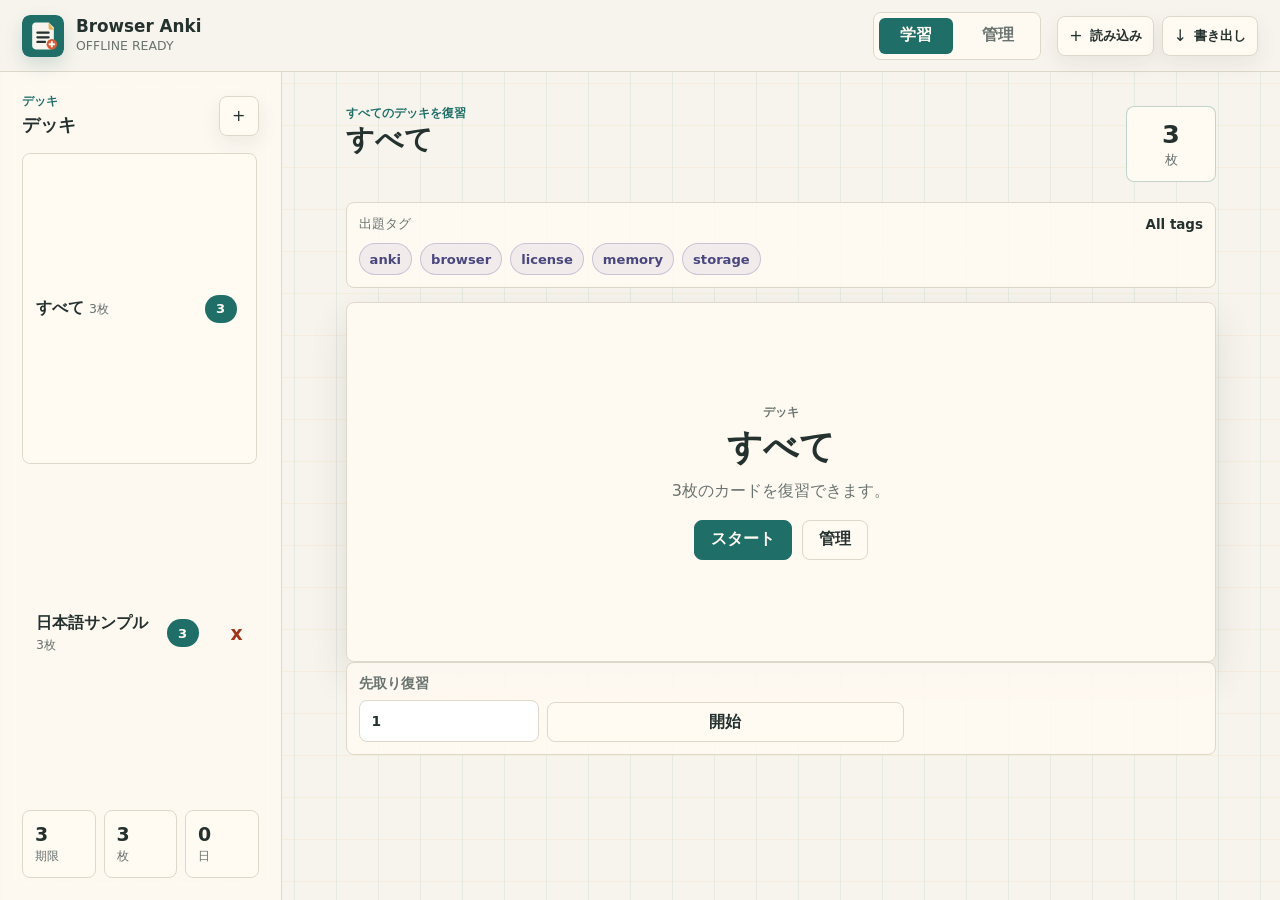
<file: index.html>
<!doctype html>
<html lang="ja">
  <head>
    <meta charset="utf-8" />
    <meta name="viewport" content="width=device-width, initial-scale=1" />
    <meta name="theme-color" content="#1f6f68" />
    <title>Browser Anki</title>
    <link rel="manifest" href="manifest.webmanifest" />
    <link rel="icon" href="icons/app-icon.svg" type="image/svg+xml" />
    <link rel="stylesheet" href="styles.css?v=18" />
  </head>
  <body>
    <div class="app-shell">
      <header class="topbar">
        <div class="brand">
          <img src="icons/app-icon.svg" alt="" class="brand-icon" />
          <div class="brand-copy">
            <span class="brand-title">Browser Anki</span>
            <span id="storage-state" class="storage-state">Local</span>
          </div>
        </div>
        <nav class="mode-tabs" aria-label="画面切り替え">
          <button class="mode-button active" type="button" data-area="study">学習</button>
          <button class="mode-button" type="button" data-area="manage">管理</button>
        </nav>
        <div class="top-actions" aria-label="データ操作">
          <button id="import-data" class="icon-button" type="button" title="読み込み" aria-label="読み込み">
            <span aria-hidden="true">+</span>
            <span class="action-label">読み込み</span>
          </button>
          <button id="export-data" class="icon-button" type="button" title="書き出し" aria-label="書き出し">
            <span aria-hidden="true">&#8595;</span>
            <span class="action-label">書き出し</span>
          </button>
        </div>
      </header>

      <aside class="sidebar" aria-label="デッキ">
        <div class="sidebar-header">
          <div>
            <p class="eyebrow">&#12487;&#12483;&#12461;</p>
            <h2>デッキ</h2>
          </div>
          <button id="new-deck" class="icon-button" type="button" title="デッキ追加" aria-label="デッキ追加">
            <span aria-hidden="true">+</span>
          </button>
        </div>
        <div id="deck-list" class="deck-list"></div>
        <div class="sidebar-metrics">
          <div>
            <span id="metric-due">0</span>
            <small>&#26399;&#38480;</small>
          </div>
          <div>
            <span id="metric-total">0</span>
            <small>&#26522;</small>
          </div>
          <div>
            <span id="metric-streak">0</span>
            <small>&#26085;</small>
          </div>
        </div>
      </aside>

      <main class="workspace">
        <section id="study-area" class="area active" aria-labelledby="review-title">
          <div class="view-heading">
            <div>
              <p id="review-subtitle" class="eyebrow">&#24489;&#32722;</p>
              <h1 id="review-title">今日の復習</h1>
            </div>
            <div class="due-pill">
              <span id="due-count">0</span>
              <small>枚</small>
            </div>
          </div>
          <div id="tag-filter" class="tag-filter"></div>
          <div id="review-stage" class="review-stage"></div>
        </section>

        <section id="manage-area" class="area" aria-label="管理">
          <nav class="view-tabs" aria-label="管理メニュー">
            <button class="tab-button active" type="button" data-view="add">追加</button>
            <button class="tab-button" type="button" data-view="import">CSV</button>
            <button class="tab-button" type="button" data-view="browse">一覧</button>
            <button class="tab-button" type="button" data-view="schedule">スケジュール</button>
            <button class="tab-button" type="button" data-view="stats">記録</button>
            <button class="tab-button" type="button" data-view="settings">設定</button>
          </nav>

          <section id="add-view" class="view active" aria-labelledby="add-title">
            <div class="view-heading">
              <div>
                <p class="eyebrow">Capture</p>
                <h1 id="add-title">カード追加</h1>
              </div>
            </div>
            <form id="card-form" class="editor-grid">
              <label>
                <span>デッキ</span>
                <select id="card-deck"></select>
              </label>
              <label>
                <span>回答方式</span>
                <select id="card-answer-mode">
                  <option value="self">表裏を見て自己採点</option>
                  <option value="typed">入力してから自己採点</option>
                </select>
              </label>
              <label class="wide">
                <span>タグ</span>
                <input id="card-tags" type="text" placeholder="grammar, verbs" autocomplete="off" />
              </label>
              <label class="wide">
                <span>表</span>
                <textarea id="card-front" required rows="6"></textarea>
              </label>
              <label class="wide">
                <span>裏</span>
                <textarea id="card-back" required rows="6"></textarea>
              </label>
              <label>
                <span>画像</span>
                <input id="card-image" type="file" accept="image/*" />
              </label>
              <label>
                <span>画像を表示する面</span>
                <select id="card-image-side">
                  <option value="front">表</option>
                  <option value="back">裏</option>
                </select>
              </label>
              <div id="image-preview" class="image-preview wide"></div>
              <div class="form-actions wide">
                <button class="primary-button" type="submit">追加</button>
                <button id="clear-card-form" class="secondary-button" type="button">クリア</button>
              </div>
            </form>
          </section>

          <section id="import-view" class="view" aria-labelledby="import-title">
            <div class="view-heading">
              <div>
                <p class="eyebrow">CSV Import</p>
                <h1 id="import-title">CSV読み込み</h1>
              </div>
              <button id="choose-csv" class="primary-button" type="button">CSVを選択</button>
            </div>
            <div id="csv-import-panel" class="csv-panel empty-state">
              <div>
                <h2>CSVを選んで列を割り当て</h2>
                <p>表、裏、タグ、回答方式、デッキ、画像列を読み込み前に指定できます。</p>
              </div>
            </div>
          </section>

          <section id="browse-view" class="view" aria-labelledby="browse-title">
            <div class="view-heading">
              <div>
                <p class="eyebrow">Library</p>
                <h1 id="browse-title">カード一覧</h1>
              </div>
              <label class="search-box">
                <span class="visually-hidden">検索</span>
                <input id="card-search" type="search" placeholder="表・裏・タグ・デッキを検索" autocomplete="off" />
              </label>
            </div>
            <div id="card-list" class="card-list"></div>
          </section>

          <section id="stats-view" class="view" aria-labelledby="stats-title">
            <div class="view-heading">
              <div>
                <p class="eyebrow">History</p>
                <h1 id="stats-title">学習記録</h1>
              </div>
            </div>
            <div id="stats-grid" class="stats-grid"></div>
            <div id="history-list" class="history-list"></div>
          </section>

          <section id="schedule-view" class="view" aria-labelledby="schedule-title">
            <div class="view-heading">
              <div>
                <p class="eyebrow">計画</p>
                <h1 id="schedule-title">スケジュールモード</h1>
              </div>
            </div>
            <div id="schedule-panel" class="schedule-panel"></div>
          </section>

          <section id="settings-view" class="view" aria-labelledby="settings-title">
            <div class="view-heading">
              <div>
                <p class="eyebrow">Deck Options</p>
                <h1 id="settings-title">復習設定</h1>
              </div>
            </div>
            <form id="deck-settings-form" class="editor-grid"></form>
          </section>
        </section>
      </main>
    </div>

    <input id="file-input" type="file" accept=".json,.csv,application/json,text/csv" hidden />
    <input id="csv-file-input" type="file" accept=".csv,text/csv" hidden />
    <div id="toast-region" class="toast-region" aria-live="polite" aria-atomic="true"></div>
    <script type="module" src="app.js?v=18"></script>
  </body>
</html>
</file>
<file: styles.css>
:root {
  color-scheme: light;
  --paper: #f7f4ed;
  --surface: #fffaf2;
  --surface-strong: #ffffff;
  --ink: #24312f;
  --muted: #697370;
  --line: #ded8ca;
  --teal: #1f6f68;
  --teal-dark: #17544f;
  --coral: #d95d39;
  --gold: #e9b44c;
  --violet: #5f5aa2;
  --shadow: 0 16px 38px rgba(36, 49, 47, 0.12);
  --radius: 8px;
  font-family:
    Inter, ui-sans-serif, system-ui, -apple-system, BlinkMacSystemFont, "Segoe UI",
    sans-serif;
}

* {
  box-sizing: border-box;
}

html {
  min-height: 100%;
  background: var(--paper);
}

body {
  min-height: 100%;
  margin: 0;
  color: var(--ink);
  background:
    linear-gradient(90deg, rgba(31, 111, 104, 0.08) 0 1px, transparent 1px 100%) 0
      0 / 42px 42px,
    linear-gradient(0deg, rgba(233, 180, 76, 0.1) 0 1px, transparent 1px 100%) 0 0 /
      42px 42px,
    var(--paper);
}

button,
input,
select,
textarea {
  font: inherit;
}

button {
  cursor: pointer;
}

.app-shell {
  display: grid;
  grid-template-columns: clamp(260px, 22vw, 320px) minmax(0, 1fr);
  grid-template-rows: 72px minmax(0, 1fr);
  min-height: 100vh;
}

.topbar {
  position: sticky;
  top: 0;
  z-index: 5;
  grid-column: 1 / -1;
  display: flex;
  align-items: center;
  justify-content: space-between;
  gap: 16px;
  padding: 14px 22px;
  border-bottom: 1px solid var(--line);
  background: rgba(247, 244, 237, 0.94);
  backdrop-filter: blur(14px);
}

.brand {
  display: flex;
  align-items: center;
  gap: 12px;
  min-width: 0;
  flex: 1 1 auto;
}

.brand-icon {
  width: 42px;
  height: 42px;
  border-radius: 8px;
  box-shadow: 0 8px 18px rgba(31, 111, 104, 0.18);
}

.brand-copy {
  display: grid;
  gap: 2px;
}

.brand-title {
  display: block;
  font-size: 1.05rem;
  font-weight: 760;
  line-height: 1.05;
  overflow-wrap: anywhere;
}

.storage-state {
  color: var(--muted);
  font-size: 0.78rem;
  text-transform: uppercase;
}

.top-actions,
.mode-tabs,
.sidebar-header,
.view-tabs,
.form-actions,
.review-actions,
.item-actions {
  display: flex;
  align-items: center;
  gap: 8px;
}

.top-actions {
  flex: 0 0 auto;
}

.mode-tabs {
  padding: 5px;
  border: 1px solid var(--line);
  border-radius: var(--radius);
  background: rgba(255, 250, 242, 0.92);
}

.mode-button {
  min-width: 74px;
  height: 36px;
  border: 0;
  border-radius: 6px;
  color: var(--muted);
  background: transparent;
  font-weight: 760;
}

.mode-button.active {
  color: var(--surface);
  background: var(--teal);
}

.area {
  display: none;
  max-width: 1120px;
}

.area.active {
  display: block;
}

.icon-button {
  display: inline-flex;
  align-items: center;
  justify-content: center;
  gap: 7px;
  min-width: 40px;
  height: 40px;
  padding: 0 11px;
  border: 1px solid var(--line);
  border-radius: var(--radius);
  color: var(--ink);
  background: var(--surface);
  box-shadow: 0 8px 20px rgba(36, 49, 47, 0.08);
}

.action-label {
  font-size: 0.82rem;
  font-weight: 760;
}

.icon-button:hover,
.tab-button:hover,
.secondary-button:hover {
  border-color: rgba(31, 111, 104, 0.5);
}

.icon-button:focus-visible,
.tab-button:focus-visible,
.primary-button:focus-visible,
.secondary-button:focus-visible,
.rating-button:focus-visible,
input:focus-visible,
select:focus-visible,
textarea:focus-visible {
  outline: 3px solid rgba(233, 180, 76, 0.55);
  outline-offset: 2px;
}

.sidebar {
  position: sticky;
  top: 72px;
  height: calc(100vh - 72px);
  display: grid;
  grid-template-rows: auto minmax(0, 1fr) auto;
  gap: 16px;
  padding: 22px;
  border-right: 1px solid var(--line);
  background: rgba(255, 250, 242, 0.78);
  backdrop-filter: blur(10px);
}

.sidebar-header {
  justify-content: space-between;
}

.eyebrow {
  margin: 0 0 4px;
  color: var(--teal);
  font-size: 0.72rem;
  font-weight: 800;
  letter-spacing: 0;
  text-transform: uppercase;
}

h1,
h2,
h3,
p {
  margin-top: 0;
}

h1 {
  margin-bottom: 0;
  font-size: clamp(1.55rem, 2.2vw, 2.4rem);
  line-height: 1.08;
}

h2 {
  margin-bottom: 0;
  font-size: 1.12rem;
}

.deck-list {
  display: grid;
  gap: 8px;
  overflow: auto;
  padding-right: 2px;
}

.deck-create-form {
  display: grid;
  gap: 10px;
  padding: 12px;
  border: 1px solid var(--line);
  border-radius: var(--radius);
  background: var(--surface);
  box-shadow: var(--shadow);
}

.deck-create-form[hidden] {
  display: none;
}

.deck-create-form label {
  display: grid;
  gap: 6px;
  color: var(--muted);
  font-size: 0.82rem;
  font-weight: 760;
}

.deck-create-form input {
  min-width: 0;
}

.deck-create-actions {
  display: flex;
  flex-wrap: wrap;
  gap: 8px;
}

.deck-row {
  display: grid;
  grid-template-columns: minmax(0, 1fr) auto;
  gap: 6px;
  align-items: stretch;
  border: 1px solid transparent;
  border-radius: var(--radius);
}

.deck-row.active {
  border-color: var(--line);
  background: var(--surface);
}

.deck-button {
  width: 100%;
  display: grid;
  grid-template-columns: minmax(0, 1fr) auto;
  gap: 8px;
  align-items: center;
  min-height: 52px;
  padding: 10px 12px;
  border: 1px solid transparent;
  border-radius: var(--radius);
  color: var(--ink);
  background: transparent;
  text-align: left;
}

.deck-button:hover,
.deck-button.active {
  background: var(--surface);
}

.deck-delete-button {
  width: 38px;
  min-width: 38px;
  min-height: 52px;
  border: 1px solid transparent;
  border-radius: var(--radius);
  color: #9f351b;
  background: transparent;
  font-size: 1.18rem;
  font-weight: 760;
}

.deck-delete-button:hover,
.deck-delete-button:focus-visible {
  border-color: rgba(217, 93, 57, 0.36);
  background: rgba(217, 93, 57, 0.1);
}

.deck-name {
  overflow-wrap: anywhere;
  font-weight: 720;
}

.deck-meta {
  color: var(--muted);
  font-size: 0.78rem;
}

.due-dot {
  display: inline-flex;
  min-width: 32px;
  height: 28px;
  align-items: center;
  justify-content: center;
  border-radius: 999px;
  color: var(--surface);
  background: var(--teal);
  font-size: 0.82rem;
  font-weight: 800;
}

.due-dot.empty {
  color: var(--muted);
  background: #e8e0d1;
}

.sidebar-metrics {
  display: grid;
  grid-template-columns: repeat(3, minmax(0, 1fr));
  gap: 8px;
}

.sidebar-metrics div,
.stat-box {
  min-width: 0;
  padding: 12px;
  border: 1px solid var(--line);
  border-radius: var(--radius);
  background: var(--surface);
}

.sidebar-metrics span,
.stat-box strong {
  display: block;
  font-size: 1.18rem;
  font-weight: 840;
}

.sidebar-metrics small,
.stat-box span {
  color: var(--muted);
  font-size: 0.75rem;
  text-transform: uppercase;
}

.workspace {
  min-width: 0;
  padding: 26px;
}

body.review-focus {
  background: var(--paper);
}

body.review-focus .app-shell {
  display: block;
  min-height: 100vh;
}

body.review-focus .topbar,
body.review-focus .sidebar,
body.review-focus .view-heading,
body.review-focus .tag-filter {
  display: none;
}

body.review-focus .workspace {
  min-height: 100vh;
  padding: clamp(14px, 3vw, 34px);
}

body.review-focus .area,
body.review-focus .review-stage {
  max-width: none;
}

body.review-focus .review-stage {
  display: grid;
  gap: 12px;
  min-height: calc(100vh - 68px);
  align-content: start;
}

body.review-focus .review-card {
  width: min(980px, 100%);
  min-height: calc(100vh - 112px);
  margin: 0 auto;
}

body.review-focus .review-footer {
  align-content: start;
}

body.review-focus .review-meta {
  max-width: 100%;
}

.review-focus-bar {
  display: flex;
  align-items: center;
  justify-content: center;
  gap: 12px;
  width: min(980px, 100%);
  margin: 0 auto;
  color: var(--muted);
  font-size: 0.86rem;
}

.review-focus-bar .secondary-button {
  width: auto;
  margin-left: auto;
}

.review-start {
  display: grid;
  place-items: center;
  min-height: 360px;
  padding: 28px;
  border: 1px solid var(--line);
  border-radius: var(--radius);
  background: rgba(255, 250, 242, 0.96);
  box-shadow: var(--shadow);
  text-align: center;
}

.review-start h2 {
  margin-bottom: 10px;
  font-size: clamp(1.4rem, 3vw, 2.2rem);
}

.review-start p {
  color: var(--muted);
}

.review-start-actions {
  display: flex;
  justify-content: center;
  gap: 10px;
  margin-top: 18px;
}

button:disabled {
  cursor: not-allowed;
  opacity: 0.55;
}

.view-tabs {
  position: sticky;
  top: 86px;
  z-index: 4;
  width: fit-content;
  margin-bottom: 24px;
  padding: 5px;
  border: 1px solid var(--line);
  border-radius: var(--radius);
  background: rgba(255, 250, 242, 0.92);
  box-shadow: 0 10px 26px rgba(36, 49, 47, 0.08);
}

.tab-button {
  min-width: 74px;
  height: 36px;
  border: 0;
  border-radius: 6px;
  color: var(--muted);
  background: transparent;
  font-weight: 700;
}

.tab-button.active {
  color: var(--surface);
  background: var(--teal);
}

.view {
  display: none;
  max-width: 1120px;
}

.view.active {
  display: block;
}

.view-heading {
  display: flex;
  align-items: start;
  justify-content: space-between;
  gap: 18px;
  margin-bottom: 20px;
}

.due-pill {
  min-width: 90px;
  padding: 12px 16px;
  border: 1px solid rgba(31, 111, 104, 0.28);
  border-radius: var(--radius);
  background: var(--surface);
  text-align: center;
}

.due-pill span {
  display: block;
  font-size: 1.6rem;
  font-weight: 860;
}

.due-pill small {
  color: var(--muted);
}

.review-stage {
  min-height: 420px;
}

.tag-filter {
  margin-bottom: 14px;
}

.tag-filter:empty {
  display: none;
}

.tag-filter {
  display: grid;
  gap: 10px;
  padding: 12px;
  border: 1px solid var(--line);
  border-radius: var(--radius);
  background: rgba(255, 250, 242, 0.9);
}

.tag-filter-head {
  display: flex;
  align-items: center;
  justify-content: space-between;
  gap: 10px;
  color: var(--muted);
  font-size: 0.84rem;
}

.tag-filter-head strong {
  margin-left: auto;
  color: var(--ink);
}

.tag-range-form {
  display: grid;
  grid-template-columns: minmax(90px, 130px) auto minmax(90px, 130px) auto;
  gap: 8px;
  align-items: end;
}

.tag-range-form label {
  gap: 5px;
}

.tag-range-form input {
  height: 38px;
}

.tag-range-separator {
  align-self: center;
  color: var(--muted);
  font-weight: 800;
}

.tag-filter-clear {
  min-height: 30px;
  padding: 0 10px;
  border: 1px solid var(--line);
  border-radius: var(--radius);
  color: var(--ink);
  background: var(--surface);
  font-weight: 720;
}

.tag-filter-chips {
  display: flex;
  flex-wrap: wrap;
  gap: 8px;
}

.tag-filter-chip {
  min-height: 32px;
  padding: 0 10px;
  border: 1px solid rgba(95, 90, 162, 0.28);
  border-radius: 999px;
  color: #4a477f;
  background: rgba(95, 90, 162, 0.08);
  font-size: 0.82rem;
  font-weight: 760;
}

.tag-filter-chip.active {
  border-color: var(--teal);
  color: var(--surface);
  background: var(--teal);
}

.review-card,
.empty-state,
.editor-grid,
.csv-panel,
.browse-item,
.history-item {
  border: 1px solid var(--line);
  border-radius: var(--radius);
  background: rgba(255, 250, 242, 0.96);
  box-shadow: var(--shadow);
}

.review-card {
  display: grid;
  min-height: 420px;
  overflow: hidden;
}

.card-face {
  display: grid;
  align-content: center;
  min-height: 260px;
  padding: clamp(22px, 5vw, 58px);
  background: var(--surface-strong);
}

.card-label {
  margin-bottom: 16px;
  color: var(--coral);
  font-size: 0.76rem;
  font-weight: 840;
  text-transform: uppercase;
}

.card-text {
  max-width: 72ch;
  overflow-wrap: anywhere;
  white-space: pre-wrap;
  font-size: clamp(1.35rem, 2.5vw, 2.45rem);
  line-height: 1.35;
}

.card-image {
  margin: 0 0 18px;
}

.card-image img {
  display: block;
  max-width: min(100%, 620px);
  max-height: 300px;
  border-radius: var(--radius);
  object-fit: contain;
  background: var(--paper);
}

.typed-answer-form {
  display: grid;
  grid-template-columns: minmax(0, 1fr) auto;
  gap: 10px;
  align-items: end;
}

.ahead-form {
  display: grid;
  grid-template-columns: minmax(140px, 180px) auto auto;
  gap: 8px;
  align-items: end;
  margin-bottom: 14px;
  padding: 12px;
  border: 1px solid var(--line);
  border-radius: var(--radius);
  background: rgba(255, 250, 242, 0.9);
}

.typed-result {
  margin-bottom: 14px;
  padding: 10px 12px;
  border: 1px solid var(--line);
  border-radius: var(--radius);
  color: var(--muted);
  background: var(--surface);
}

.answer-face {
  border-top: 1px solid var(--line);
  background: #fdf7ea;
}

.review-footer {
  display: grid;
  gap: 14px;
  padding: 18px;
  border-top: 1px solid var(--line);
  min-width: 0;
}

.review-meta {
  display: flex;
  flex-wrap: wrap;
  align-items: center;
  gap: 8px;
  min-width: 0;
  color: var(--muted);
  font-size: 0.86rem;
}

.review-meta > span {
  display: inline-flex;
  align-items: center;
  min-height: 26px;
  max-width: 100%;
  overflow-wrap: anywhere;
}

.tag {
  display: inline-flex;
  align-items: center;
  justify-content: center;
  width: auto;
  max-width: 100%;
  min-height: 24px;
  line-height: 1;
  padding: 3px 8px;
  border: 1px solid rgba(95, 90, 162, 0.28);
  border-radius: 999px;
  color: #4a477f;
  background: rgba(95, 90, 162, 0.1);
  font-size: 0.78rem;
  white-space: nowrap;
}

.flag-button,
.flag-pill {
  display: inline-flex;
  align-items: center;
  justify-content: center;
  min-height: 32px;
  padding: 5px 10px;
  border: 1px solid rgba(213, 76, 43, 0.3);
  border-radius: 999px;
  color: #9f351b;
  background: rgba(213, 76, 43, 0.08);
  font-size: 0.78rem;
  font-weight: 760;
  line-height: 1;
  white-space: nowrap;
}

.flag-button {
  cursor: pointer;
}

.flag-button.active,
.flag-pill {
  color: #ffffff;
  background: #d54c2b;
  border-color: #d54c2b;
}

.review-actions {
  flex-wrap: wrap;
}

.primary-button,
.secondary-button,
.danger-button,
.rating-button {
  min-height: 40px;
  border-radius: var(--radius);
  font-weight: 760;
}

.primary-button {
  border: 1px solid var(--teal);
  color: var(--surface);
  background: var(--teal);
}

.primary-button:hover {
  background: var(--teal-dark);
}

.secondary-button,
.danger-button {
  border: 1px solid var(--line);
  color: var(--ink);
  background: var(--surface);
}

.danger-button {
  color: #9f351b;
}

.primary-button,
.secondary-button,
.danger-button {
  padding: 0 16px;
}

.rating-button {
  min-width: 96px;
  padding: 0 12px;
  border: 1px solid transparent;
  color: var(--ink);
}

.rating-again {
  background: rgba(217, 93, 57, 0.17);
}

.rating-hard {
  background: rgba(233, 180, 76, 0.25);
}

.rating-good {
  background: rgba(31, 111, 104, 0.17);
}

.rating-easy {
  background: rgba(95, 90, 162, 0.16);
}

.empty-state {
  display: grid;
  place-items: center;
  min-height: 360px;
  padding: 30px;
  text-align: center;
}

.empty-state h2 {
  margin-bottom: 8px;
}

.empty-state p {
  max-width: 50ch;
  margin-bottom: 18px;
  color: var(--muted);
  line-height: 1.55;
}

.editor-grid {
  display: grid;
  grid-template-columns: repeat(2, minmax(0, 1fr));
  gap: 16px;
  padding: 18px;
}

label {
  display: grid;
  gap: 7px;
  min-width: 0;
  color: var(--muted);
  font-size: 0.86rem;
  font-weight: 720;
}

.wide {
  grid-column: 1 / -1;
}

input,
select,
textarea {
  width: 100%;
  border: 1px solid var(--line);
  border-radius: var(--radius);
  color: var(--ink);
  background: var(--surface-strong);
}

input,
select {
  height: 42px;
  padding: 0 12px;
}

textarea {
  min-height: 150px;
  resize: vertical;
  padding: 12px;
  line-height: 1.5;
}

.search-box {
  width: min(320px, 100%);
}

.card-list,
.history-list {
  display: grid;
  gap: 12px;
}

.deck-group {
  display: grid;
  gap: 10px;
}

.deck-group + .deck-group {
  margin-top: 18px;
}

.deck-group-header {
  display: flex;
  align-items: center;
  justify-content: space-between;
  gap: 12px;
  padding: 0 2px;
}

.deck-group-header h2 {
  font-size: 1rem;
}

.deck-group-header span {
  color: var(--muted);
  font-size: 0.86rem;
}

.browse-item,
.history-item {
  padding: 16px;
}

.stats-actions {
  display: flex;
  justify-content: flex-end;
  margin-bottom: 12px;
}

.schedule-panel {
  display: grid;
  gap: 16px;
}

.schedule-form,
.schedule-list {
  border: 1px solid var(--line);
  border-radius: var(--radius);
  background: var(--surface);
}

.schedule-list {
  display: grid;
  gap: 12px;
  padding: 14px;
}

.schedule-item {
  display: grid;
  grid-template-columns: minmax(0, 1fr) auto;
  gap: 14px;
  align-items: center;
  padding: 14px;
  border: 1px solid var(--line);
  border-radius: var(--radius);
  background: var(--surface-strong);
}

.schedule-item.active {
  border-color: rgba(31, 111, 104, 0.38);
  box-shadow: 0 0 0 3px rgba(31, 111, 104, 0.1);
}

.schedule-item h2 {
  margin-bottom: 8px;
  font-size: 1rem;
}

.schedule-actions {
  display: flex;
  flex-wrap: wrap;
  justify-content: flex-end;
  gap: 8px;
}

.browse-summary {
  display: grid;
  grid-template-columns: minmax(0, 1fr) auto auto;
  gap: 12px;
}

.browse-text {
  min-width: 0;
}

.browse-front {
  margin-bottom: 8px;
  overflow-wrap: anywhere;
  font-weight: 760;
  white-space: pre-wrap;
}

.browse-back {
  color: var(--muted);
  overflow-wrap: anywhere;
  white-space: pre-wrap;
}

.item-actions {
  align-self: start;
  flex-wrap: wrap;
  justify-content: end;
}

.browse-thumb {
  width: 92px;
  height: 68px;
  border: 1px solid var(--line);
  border-radius: var(--radius);
  object-fit: cover;
  background: var(--paper);
}

.image-preview {
  display: flex;
  align-items: center;
  gap: 12px;
  min-height: 0;
}

.image-preview:empty {
  display: none;
}

.image-preview img {
  width: 112px;
  height: 78px;
  border: 1px solid var(--line);
  border-radius: var(--radius);
  object-fit: cover;
  background: var(--paper);
}

.image-preview span {
  color: var(--muted);
  overflow-wrap: anywhere;
}

.csv-panel {
  padding: 18px;
  box-shadow: var(--shadow);
}

.csv-import-form {
  display: grid;
  gap: 18px;
}

.csv-summary {
  display: flex;
  align-items: center;
  justify-content: space-between;
  gap: 12px;
}

.csv-summary span {
  color: var(--muted);
}

.csv-map-grid {
  display: grid;
  grid-template-columns: repeat(3, minmax(0, 1fr));
  gap: 14px;
}

.csv-column-multi {
  min-width: 0;
  margin: 0;
  padding: 10px;
  border: 1px solid var(--line);
  border-radius: var(--radius);
}

.csv-column-multi legend {
  padding: 0 5px;
  color: var(--muted);
  font-size: 0.86rem;
  font-weight: 720;
}

.csv-column-options {
  display: grid;
  gap: 7px;
  max-height: 170px;
  overflow: auto;
}

.csv-column-option {
  display: grid;
  grid-template-columns: auto minmax(0, 1fr);
  align-items: center;
  gap: 8px;
  color: var(--ink);
  font-size: 0.86rem;
  font-weight: 620;
}

.csv-column-option input {
  width: 18px;
  height: 18px;
}

.csv-preview {
  display: grid;
  gap: 10px;
}

.csv-preview h2 {
  font-size: 1rem;
}

.preview-table {
  overflow: auto;
  border: 1px solid var(--line);
  border-radius: var(--radius);
}

.preview-table table {
  width: 100%;
  min-width: 640px;
  border-collapse: collapse;
  background: var(--surface-strong);
}

.preview-table th,
.preview-table td {
  max-width: 240px;
  padding: 10px;
  border-bottom: 1px solid var(--line);
  overflow: hidden;
  text-align: left;
  text-overflow: ellipsis;
  white-space: nowrap;
}

.preview-table th {
  color: var(--teal);
  background: #f4ecdc;
  font-size: 0.78rem;
  text-transform: uppercase;
}

.edit-form {
  display: grid;
  gap: 12px;
  margin-top: 16px;
  padding-top: 16px;
  border-top: 1px solid var(--line);
}

.settings-note {
  padding: 12px;
  border: 1px solid rgba(31, 111, 104, 0.24);
  border-radius: var(--radius);
  color: var(--muted);
  background: rgba(31, 111, 104, 0.07);
  line-height: 1.5;
}

.stats-grid {
  display: grid;
  grid-template-columns: repeat(auto-fit, minmax(132px, 1fr));
  gap: 12px;
  margin-bottom: 18px;
}

.history-item {
  display: grid;
  grid-template-columns: minmax(0, 1fr) auto;
  gap: 12px;
}

.history-rating {
  align-self: start;
  padding: 5px 10px;
  border-radius: 999px;
  color: var(--surface);
  background: var(--teal);
  font-size: 0.8rem;
  font-weight: 800;
}

.toast-region {
  position: fixed;
  right: 18px;
  bottom: 18px;
  z-index: 20;
  display: grid;
  gap: 8px;
  width: min(360px, calc(100vw - 36px));
}

.toast {
  padding: 12px 14px;
  border: 1px solid rgba(31, 111, 104, 0.28);
  border-radius: var(--radius);
  background: var(--surface-strong);
  box-shadow: var(--shadow);
}

.visually-hidden {
  position: absolute;
  width: 1px;
  height: 1px;
  overflow: hidden;
  clip: rect(0 0 0 0);
  white-space: nowrap;
}

@media (max-width: 880px) {
  .app-shell {
    grid-template-columns: 1fr;
    grid-template-rows: auto auto minmax(0, 1fr);
  }

  .topbar {
    display: grid;
    grid-template-columns: minmax(0, 1fr) auto;
    align-items: center;
    gap: 12px;
  }

  .sidebar {
    position: relative;
    top: auto;
    height: auto;
    grid-template-rows: auto auto auto;
    border-right: 0;
    border-bottom: 1px solid var(--line);
  }

  .deck-list {
    grid-template-columns: repeat(auto-fit, minmax(180px, 1fr));
    max-height: none;
  }

  .workspace {
    padding: 20px;
  }

  .view-tabs {
    position: static;
    top: auto;
    width: 100%;
    overflow-x: auto;
  }

  .tab-button {
    flex: 1;
    min-width: 68px;
  }

  .schedule-item {
    grid-template-columns: 1fr;
  }

  .schedule-actions {
    justify-content: stretch;
  }

  .schedule-actions > button {
    flex: 1;
  }

  .view-heading,
  .browse-summary,
  .history-item {
    grid-template-columns: 1fr;
  }

  .view-heading {
    display: grid;
  }

  .editor-grid,
  .stats-grid,
  .csv-map-grid {
    grid-template-columns: 1fr;
  }

  .item-actions {
    justify-content: start;
  }

  .mode-tabs {
    grid-column: 1 / -1;
    order: 3;
    width: 100%;
  }

  .mode-button {
    flex: 1;
  }

  .typed-answer-form {
    grid-template-columns: 1fr;
  }

  .ahead-form {
    grid-template-columns: 1fr;
  }

  .tag-range-form {
    grid-template-columns: 1fr;
  }

  .tag-range-separator {
    display: none;
  }
}

@media (max-width: 520px) {
  body {
    background:
      linear-gradient(90deg, rgba(31, 111, 104, 0.07) 0 1px, transparent 1px 100%) 0
        0 / 34px 34px,
      linear-gradient(0deg, rgba(233, 180, 76, 0.09) 0 1px, transparent 1px 100%) 0 0 /
        34px 34px,
      var(--paper);
  }

  .topbar {
    padding: 10px 12px;
    gap: 10px;
  }

  .brand {
    gap: 8px;
  }

  .brand-icon {
    width: 34px;
    height: 34px;
  }

  .brand-copy {
    max-width: 150px;
  }

  .brand-title {
    font-size: 0.92rem;
  }

  .storage-state {
    font-size: 0.68rem;
  }

  .top-actions {
    gap: 6px;
  }

  .icon-button {
    width: 42px;
    min-width: 42px;
    height: 42px;
    padding: 0;
    font-size: 1.08rem;
  }

  .action-label {
    position: absolute;
    width: 1px;
    height: 1px;
    overflow: hidden;
    clip: rect(0 0 0 0);
    white-space: nowrap;
  }

  .mode-tabs {
    padding: 4px;
  }

  .mode-button {
    min-width: 0;
    height: 40px;
  }

  .sidebar,
  .workspace {
    padding: 14px;
  }

  .sidebar {
    gap: 12px;
  }

  .sidebar-header h2 {
    font-size: 1rem;
  }

  .deck-list {
    grid-template-columns: 1fr;
  }

  .deck-button {
    min-height: 48px;
  }

  .sidebar-metrics,
  .stats-grid {
    grid-template-columns: repeat(2, minmax(0, 1fr));
  }

  .workspace {
    padding-top: 18px;
  }

  .view-heading {
    gap: 12px;
    margin-bottom: 14px;
  }

  h1 {
    font-size: 1.45rem;
  }

  .due-pill {
    width: 100%;
    min-width: 0;
    padding: 10px 12px;
  }

  .review-stage {
    min-height: 0;
  }

  .review-card {
    min-height: 0;
  }

  .card-face {
    min-height: 210px;
    padding: 22px;
  }

  .card-text {
    font-size: 1.32rem;
  }

  .review-footer {
    padding: 14px;
  }

  .review-meta {
    font-size: 0.8rem;
    gap: 6px;
  }

  .review-meta > span,
  .tag {
    min-height: 24px;
  }

  .review-actions {
    display: grid;
    grid-template-columns: repeat(2, minmax(0, 1fr));
  }

  .rating-button,
  .primary-button,
  .secondary-button,
  .danger-button {
    width: 100%;
  }

  .editor-grid,
  .csv-panel,
  .browse-item,
  .history-item {
    padding: 14px;
  }

  .search-box {
    width: 100%;
  }

  input,
  select {
    height: 44px;
  }

  textarea {
    min-height: 128px;
  }

  .browse-thumb {
    width: 100%;
    height: 140px;
  }

  .toast-region {
    right: 12px;
    bottom: 12px;
    width: calc(100vw - 24px);
  }
}

@media (min-width: 1280px) {
  .workspace {
    padding: 34px clamp(32px, 5vw, 72px);
  }

  .area,
  .view {
    max-width: 1240px;
  }

  .review-card {
    min-height: 500px;
  }
}
</file>
